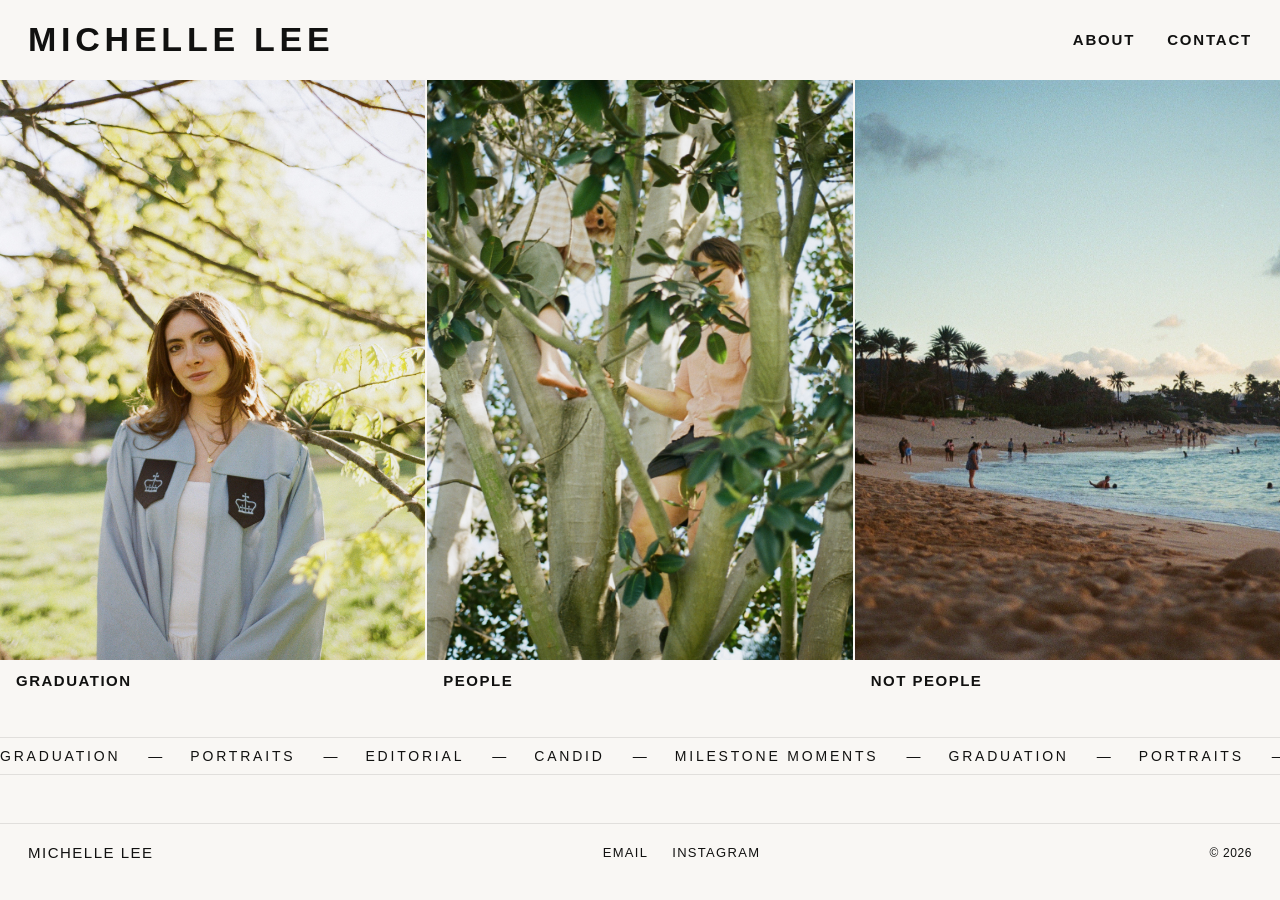
<file: index.html>
<!DOCTYPE html>
<html lang="en">
<head>
    <meta charset="UTF-8">
    <meta name="viewport" content="width=device-width, initial-scale=1.0">
    <title>Michelle Lee — Photography</title>
    <link rel="preconnect" href="https://fonts.googleapis.com">
    <link rel="preconnect" href="https://fonts.gstatic.com" crossorigin>
    <link href="https://fonts.googleapis.com/css2?family=Inter:wght@300;400;500;700&display=swap" rel="stylesheet">
    <link rel="stylesheet" href="css/style.css">
</head>
<body>

    <nav class="nav" id="nav">
        <a href="index.html" class="nav-logo">Michelle Lee</a>
        <ul class="nav-links">
            <li><a href="about.html">About</a></li>
            <li><a href="contact.html">Contact</a></li>
        </ul>
    </nav>

    <main>

        <section class="index" id="work">
            <a href="graduation.html" class="index-item">
                <div class="img-block">
                    <img src="images/graduation/grad-45.jpg" alt="Graduation">
                </div>
                <p class="index-label">Graduation</p>
            </a>
            <a href="people.html" class="index-item">
                <div class="img-block">
                    <img src="images/people/people-19.jpg" alt="People">
                </div>
                <p class="index-label">People</p>
            </a>
            <a href="other.html" class="index-item">
                <div class="img-block">
                    <img src="images/other/other-01.jpg" alt="Not People">
                </div>
                <p class="index-label">Not People</p>
            </a>
        </section>

        <div class="marquee" aria-hidden="true">
            <div class="marquee-track">
                <span>Graduation</span><span class="sep">—</span>
                <span>Portraits</span><span class="sep">—</span>
                <span>Editorial</span><span class="sep">—</span>
                <span>Candid</span><span class="sep">—</span>
                <span>Milestone Moments</span><span class="sep">—</span>
                <span>Graduation</span><span class="sep">—</span>
                <span>Portraits</span><span class="sep">—</span>
                <span>Editorial</span><span class="sep">—</span>
                <span>Candid</span><span class="sep">—</span>
                <span>Milestone Moments</span><span class="sep">—</span>
            </div>
        </div>

    </main>

    <footer class="footer" id="contact">
        <span class="footer-name">Michelle Lee</span>
        <div class="footer-links">
            <a href="mailto:michellesynlee@gmail.com">Email</a>
            <a href="https://www.instagram.com/michellesynlee" target="_blank" rel="noopener">Instagram</a>
        </div>
        <span class="footer-copy">© 2026</span>
    </footer>

    <script src="js/main.js"></script>
</body>
</html>
</file>
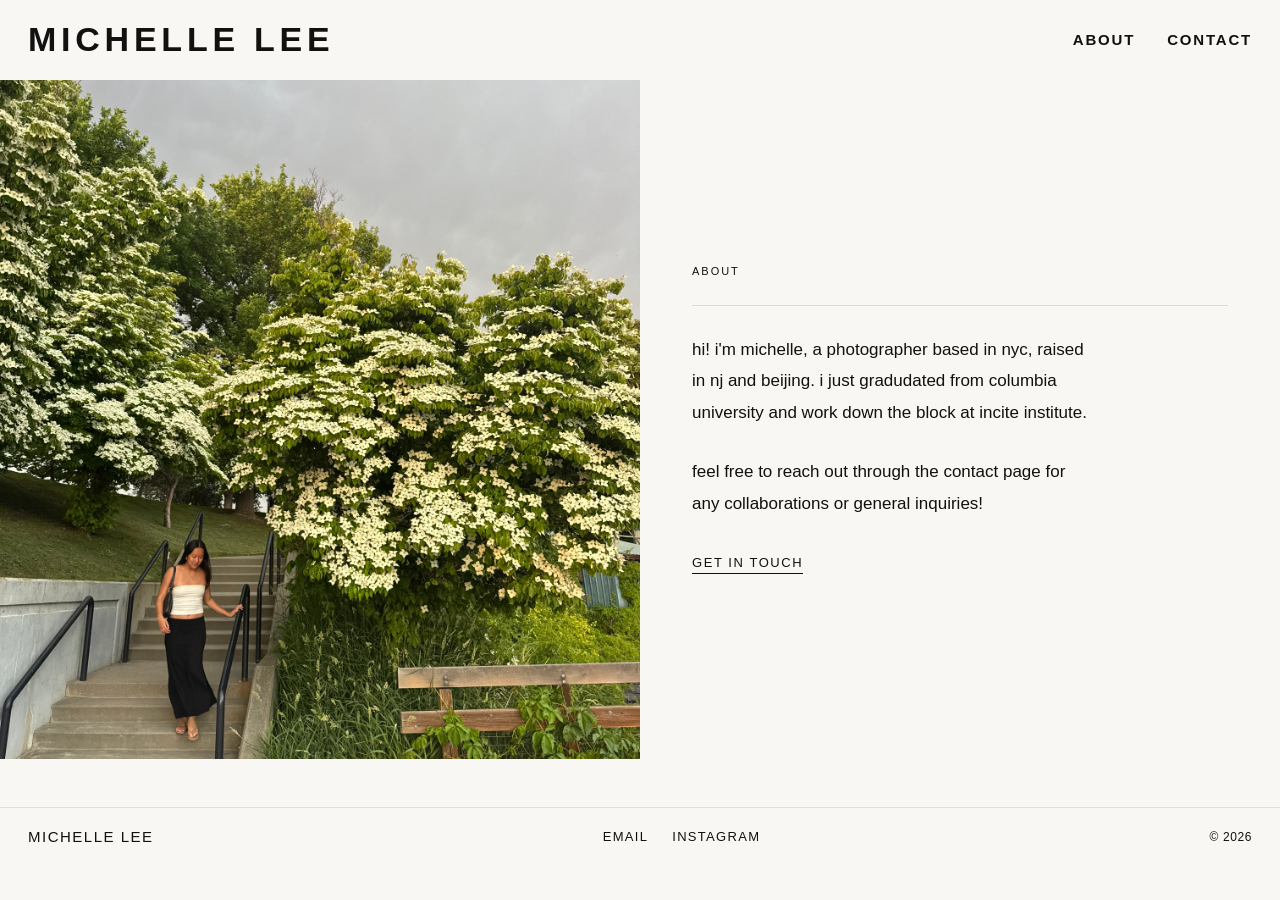
<file: about.html>
<!DOCTYPE html>
<html lang="en">
<head>
    <meta charset="UTF-8">
    <meta name="viewport" content="width=device-width, initial-scale=1.0">
    <title>About — Michelle Lee</title>
    <link rel="preconnect" href="https://fonts.googleapis.com">
    <link rel="preconnect" href="https://fonts.gstatic.com" crossorigin>
    <link href="https://fonts.googleapis.com/css2?family=Inter:wght@300;400;500;700&display=swap" rel="stylesheet">
    <link rel="stylesheet" href="css/style.css">
    <link rel="stylesheet" href="css/about.css">
</head>
<body>

    <nav class="nav" id="nav">
        <a href="index.html" class="nav-logo">Michelle Lee</a>
        <ul class="nav-links">
            <li><a href="about.html">About</a></li>
            <li><a href="contact.html">Contact</a></li>
        </ul>
    </nav>

    <main class="about-main">

        <div class="about-image">
            <img src="images/about/about-01.jpeg" alt="Michelle Lee" style="width:100%;height:100%;object-fit:cover;object-position:center 60%;display:block;">
        </div>

        <div class="about-body">
            <h1 class="about-title">About</h1>
            <p>
                hi! i'm michelle, a photographer based in nyc, raised in nj and beijing.
                i just gradudated from columbia university and work down the block at incite institute. 
            </p>
            <p>
                feel free to reach out through the contact page for any collaborations or general inquiries!
            </p>
            <a href="contact.html" class="about-cta">Get in touch</a>
        </div>

    </main>

    <footer class="footer" id="contact">
        <span class="footer-name">Michelle Lee</span>
        <div class="footer-links">
            <a href="mailto:michellesynlee@gmail.com">Email</a>
            <a href="https://www.instagram.com/michellesynlee" target="_blank" rel="noopener">Instagram</a>
        </div>
        <span class="footer-copy">© 2026</span>
    </footer>

    <script src="js/main.js"></script>
</body>
</html>
</file>
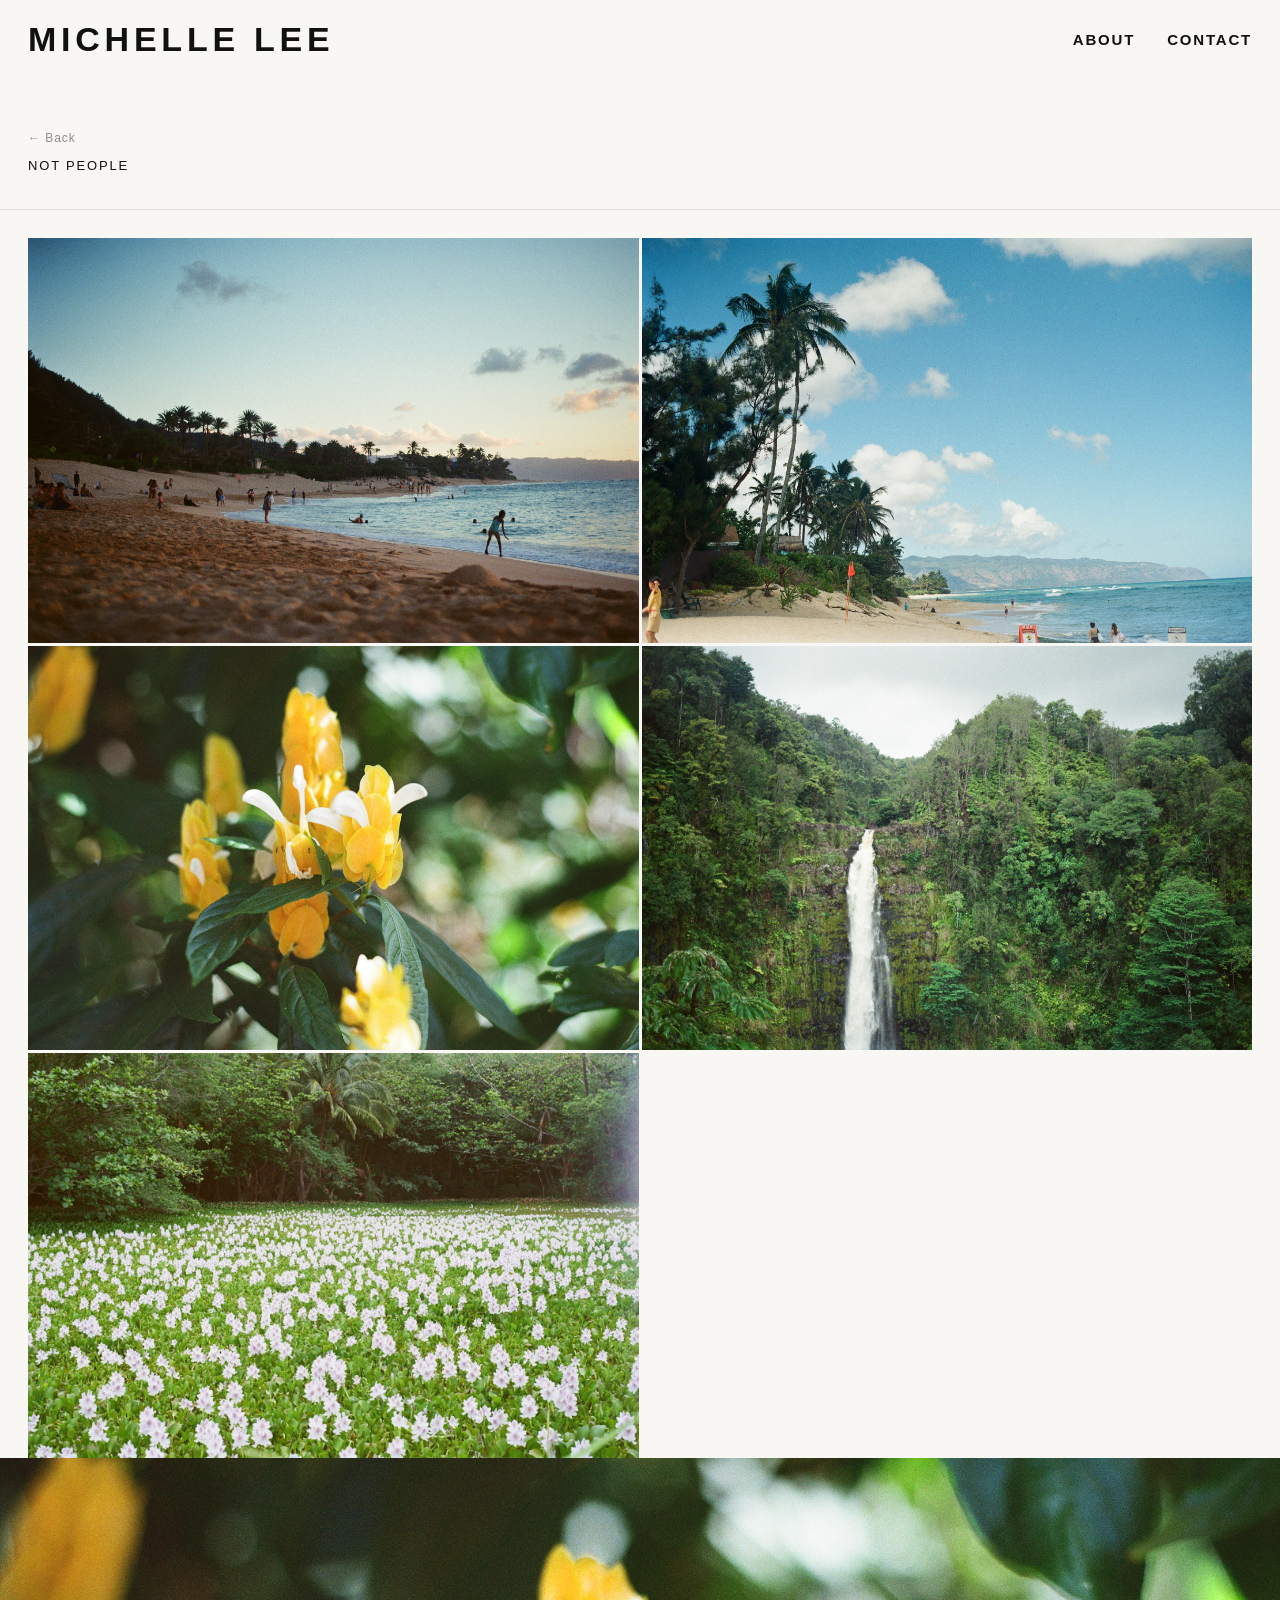
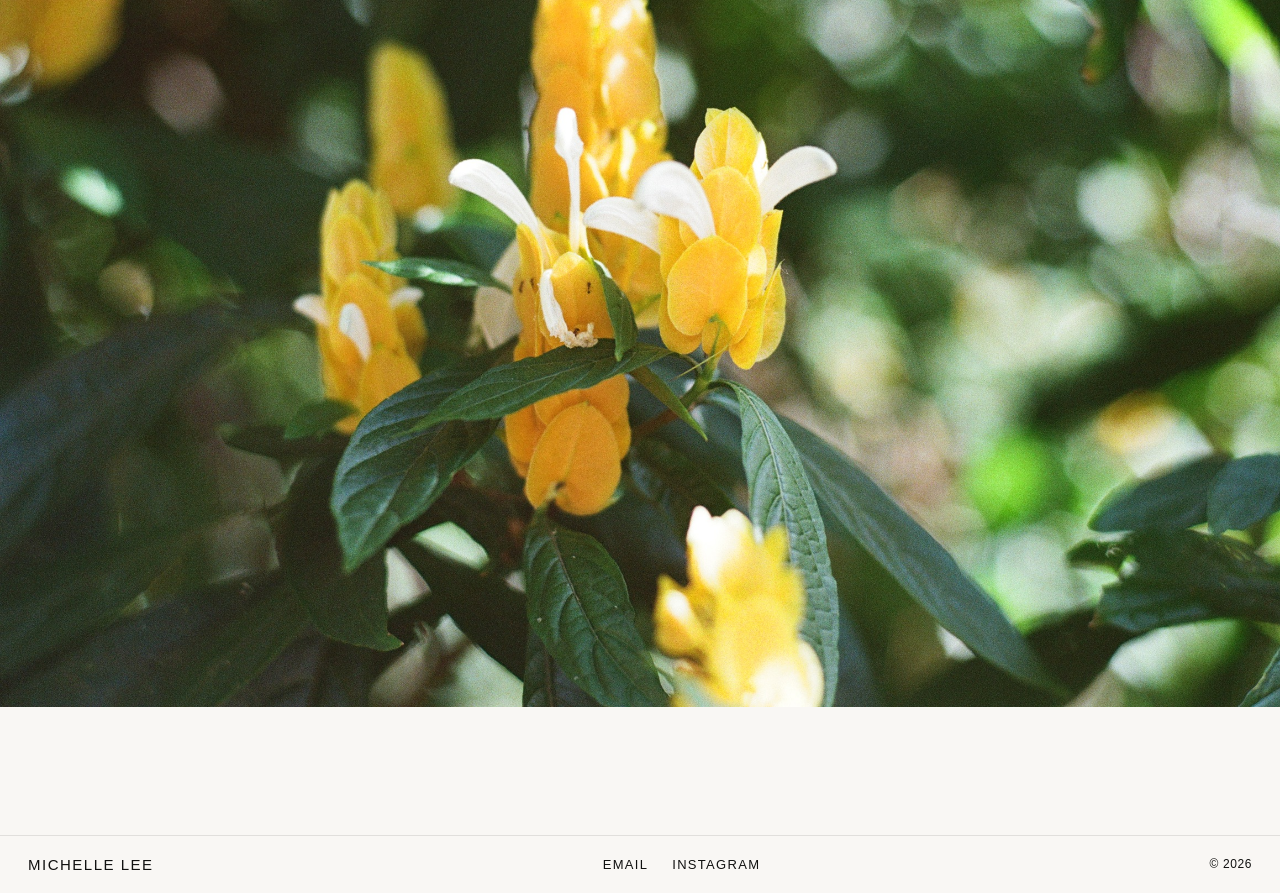
<file: other.html>
<!DOCTYPE html>
<html lang="en">
<head>
    <meta charset="UTF-8">
    <meta name="viewport" content="width=device-width, initial-scale=1.0">
    <title>Not People — Michelle Lee</title>
    <link rel="preconnect" href="https://fonts.googleapis.com">
    <link rel="preconnect" href="https://fonts.gstatic.com" crossorigin>
    <link href="https://fonts.googleapis.com/css2?family=Inter:wght@300;400;500;700&display=swap" rel="stylesheet">
    <link rel="stylesheet" href="css/style.css">
    <link rel="stylesheet" href="css/graduation.css">
</head>
<body>

    <nav class="nav" id="nav">
        <a href="index.html" class="nav-logo">Michelle Lee</a>
        <ul class="nav-links">
            <li><a href="about.html">About</a></li>
            <li><a href="contact.html">Contact</a></li>
        </ul>
    </nav>

    <main class="grad-main">

        <header class="grad-header">
            <p class="grad-back"><a href="index.html">← Back</a></p>
            <h1 class="grad-title">Not People</h1>
        </header>

        <div class="grad-grid">
            <div class="grad-col">
            <img src="images/other/other-01.jpg" alt="" width="2317" height="1536">
            <img src="images/other/other-02.jpg" alt="" width="2317" height="1536">
            <img src="images/other/other-05.jpg" alt="" width="3089" height="2048">
            </div>
            <div class="grad-col">
            <img src="images/other/other-03.jpg" alt="" width="2317" height="1536">
            <img src="images/other/other-04.jpg" alt="" width="2317" height="1536">
            </div>
        </div>
            <div class="grad-col">
                <img src="images/other/other-02.jpg" alt="" width="2317" height="1536">
            </div>
        </div>

    </main>

    <footer class="footer" id="contact">
        <span class="footer-name">Michelle Lee</span>
        <div class="footer-links">
            <a href="mailto:michellesynlee@gmail.com">Email</a>
            <a href="https://www.instagram.com/michellesynlee" target="_blank" rel="noopener">Instagram</a>
        </div>
        <span class="footer-copy">© 2026</span>
    </footer>

    <script src="js/main.js"></script>
</body>
</html>
</file>
<file: css/style.css>
/* ============================================================
   Michelle Lee Photography
   ============================================================ */

:root {
    --bg:    #F9F7F4;
    --ink:   #111110;
    --muted: #999896;
    --nav-h: 80px;

    --font: "Helvetica Neue", Helvetica, "Inter", Arial, sans-serif;
}

*, *::before, *::after { box-sizing: border-box; margin: 0; padding: 0; }
html { font-size: 16px; scroll-behavior: smooth; }
img  { display: block; max-width: 100%; }
a    { color: inherit; text-decoration: none; }
ul   { list-style: none; }

body {
    background: var(--bg);
    color: var(--ink);
    font-family: var(--font);
    font-weight: 300;
    -webkit-font-smoothing: antialiased;
}

/* ============================================================
   NAV
   ============================================================ */
.nav {
    position: fixed;
    inset: 0 0 auto 0;
    z-index: 100;
    height: var(--nav-h);
    display: flex;
    align-items: center;
    justify-content: space-between;
    padding: 0 28px;
    background: var(--bg);
    border-bottom: 1px solid transparent;
    transition: border-color 0.3s;
}

.nav.scrolled {
    border-color: rgba(17,17,16,0.1);
}

.nav-logo {
    font-size: 34px;
    font-weight: 700;
    letter-spacing: 0.14em;
    text-transform: uppercase;
}

.nav-links {
    display: flex;
    gap: 32px;
}

.nav-links a {
    font-size: 15px;
    font-weight: 700;
    letter-spacing: 0.12em;
    text-transform: uppercase;
    color: var(--ink);
    transition: opacity 0.2s;
}

.nav-links a:hover {
    opacity: 0.45;
}

/* ============================================================
   INDEX GRID
   ============================================================ */
main {
    padding-top: var(--nav-h);
}

.index {
    display: grid;
    grid-template-columns: repeat(3, 1fr);
    gap: 2px;
}

.index-item {
    display: block;
    cursor: pointer;
}

.img-block {
    width: 100%;
    height: calc(100svh - var(--nav-h) - 240px);
    overflow: hidden;
    transition: opacity 0.35s;
}

.index-item:hover .img-block {
    opacity: 0.85;
}

.img-block img {
    width: 100%;
    height: 100%;
    object-fit: cover;
    display: block;
}

/* placeholder colours — swap for real <img> tags */
.img-block--grad    { background: #D8D2CB; }
.img-block--portrait{ background: #CFC9C2; }
.img-block--other   { background: #C6C0B9; }

.index-label {
    padding: 12px 0 0 16px;
    font-size: 15px;
    font-weight: 700;
    letter-spacing: 0.1em;
    text-transform: uppercase;
    color: var(--ink);
}

/* ============================================================
   MARQUEE
   ============================================================ */
.marquee {
    margin-top: 48px;
    overflow: hidden;
    border-top: 1px solid rgba(17,17,16,0.1);
    border-bottom: 1px solid rgba(17,17,16,0.1);
    padding: 10px 0;
}

.marquee-track {
    display: flex;
    width: max-content;
    animation: marquee 30s linear infinite;
    will-change: transform;
}

.marquee-track span {
    font-size: 14px;
    font-weight: 500;
    letter-spacing: 0.2em;
    text-transform: uppercase;
    color: var(--ink);
    white-space: nowrap;
    margin-right: 28px;
}

.marquee-track .sep {
    letter-spacing: 0;
}

@keyframes marquee {
    from { transform: translateX(0) translateZ(0); }
    to   { transform: translateX(-50%) translateZ(0); }
}

/* ============================================================
   FOOTER
   ============================================================ */
.footer {
    display: flex;
    align-items: center;
    justify-content: space-between;
    padding: 20px 28px;
    margin-top: 48px;
    border-top: 1px solid rgba(17,17,16,0.1);
}

.footer-name {
    font-size: 15px;
    font-weight: 500;
    letter-spacing: 0.1em;
    text-transform: uppercase;
}

.footer-links {
    display: flex;
    gap: 24px;
}

.footer-links a {
    font-size: 13px;
    font-weight: 500;
    letter-spacing: 0.1em;
    text-transform: uppercase;
    color: var(--ink);
    transition: opacity 0.2s;
}

.footer-links a:hover {
    opacity: 0.45;
}

.footer-copy {
    font-size: 12px;
    color: var(--ink);
    letter-spacing: 0.05em;
}

/* ============================================================
   RESPONSIVE
   ============================================================ */
@media (max-width: 768px) {
    :root { --nav-h: 60px; }

    .nav { padding: 0 16px; }
    .nav-logo { font-size: 18px; letter-spacing: 0.1em; }
    .nav-links { gap: 18px; }
    .nav-links a { font-size: 11px; }

    .index {
        grid-template-columns: 1fr;
        gap: 2px;
    }

    .img-block {
        height: auto;
        aspect-ratio: 4 / 3;
    }

    .index-label { font-size: 13px; padding-left: 12px; }

    .marquee { margin-top: 24px; }
    .marquee-track span { font-size: 11px; margin-right: 18px; }

    .footer {
        flex-wrap: wrap;
        gap: 10px;
        padding: 16px;
        margin-top: 24px;
    }
    .footer-name { font-size: 13px; }
    .footer-links a { font-size: 11px; }
    .footer-copy { width: 100%; font-size: 11px; }
}
</file>
<file: css/about.css>
/* ============================================================
   About & Contact pages
   ============================================================ */

.about-main {
    padding-top: var(--nav-h);
    display: grid;
    grid-template-columns: 1fr 1fr;
    height: calc(100svh - var(--nav-h) - 61px);
}

.about-image {
    position: relative;
    overflow: hidden;
}

.about-img-placeholder {
    position: absolute;
    inset: 0;
    background: #D4CEC8;
}

.about-img-placeholder img,
.about-image img {
    width: 100%;
    height: 100%;
    object-fit: cover;
    display: block;
}

.about-body {
    padding: 64px 52px;
    display: flex;
    flex-direction: column;
    justify-content: center;
    gap: 28px;
}

.about-title {
    font-size: 11px;
    font-weight: 500;
    letter-spacing: 0.18em;
    text-transform: uppercase;
    padding-bottom: 28px;
    border-bottom: 1px solid rgba(17,17,16,0.12);
}

.about-body p {
    font-size: 17px;
    font-weight: 300;
    line-height: 1.85;
    color: var(--ink);
    max-width: 42ch;
}

.about-cta {
    display: inline-block;
    font-size: 13px;
    font-weight: 500;
    letter-spacing: 0.12em;
    text-transform: uppercase;
    border-bottom: 1px solid var(--ink);
    padding-bottom: 3px;
    width: fit-content;
    margin-top: 8px;
    transition: opacity 0.2s;
}

.about-cta:hover { opacity: 0.45; }

/* ============================================================
   Contact page
   ============================================================ */
.contact-page {
    padding-top: var(--nav-h);
    display: grid;
    grid-template-columns: 1fr 1fr;
    height: calc(100svh - var(--nav-h) - 61px);
}

.contact-left {
    padding: 72px 52px;
    display: flex;
    flex-direction: column;
    justify-content: center;
    gap: 36px;
    border-right: 1px solid rgba(17,17,16,0.1);
}

.contact-intro {
    font-size: 20px;
    font-weight: 300;
    line-height: 1.7;
    color: var(--ink);
}

.contact-links {
    display: flex;
    flex-direction: column;
    gap: 16px;
}

.contact-links a {
    font-size: 16px;
    font-weight: 500;
    letter-spacing: 0.04em;
    border-bottom: 1px solid var(--ink);
    padding-bottom: 4px;
    width: fit-content;
    transition: opacity 0.2s;
}

.contact-links a:hover { opacity: 0.45; }

.contact-or {
    font-size: 13px;
    font-weight: 300;
    letter-spacing: 0.06em;
    color: var(--muted);
}

.contact-right {
    display: flex;
    flex-direction: column;
    gap: 3px;
    overflow: hidden;
    min-height: 0;
}

.contact-photo-slot {
    flex: 1;
    min-height: 0;
    background: #D4CEC8;
    width: 100%;
    object-fit: cover;
    display: block;
}

/* --- Responsive --------------------------------------------- */
@media (max-width: 768px) {
    .about-main {
        grid-template-columns: 1fr;
        height: auto;
    }

    .about-image {
        min-height: 75vw;
    }

    .about-body {
        padding: 36px 20px 48px;
        gap: 20px;
    }

    .about-body p {
        font-size: 15px;
        max-width: 100%;
    }

    .about-title {
        padding-bottom: 20px;
    }

    .contact-page {
        grid-template-columns: 1fr;
        height: auto;
    }

    .contact-left {
        padding: 40px 20px;
        border-right: none;
        border-bottom: 1px solid rgba(17,17,16,0.1);
        gap: 24px;
    }

    .contact-intro {
        font-size: 17px;
    }

    .contact-links a {
        font-size: 14px;
    }

    .contact-right {
        flex-direction: row;
        height: 60vw;
    }
}
</file>
<file: css/graduation.css>
/* ============================================================
   Graduation page
   ============================================================ */

.grad-main {
    padding-top: var(--nav-h);
    padding-bottom: 80px;
}

/* --- Header ------------------------------------------------- */
.grad-header {
    padding: 48px 28px 36px;
    border-bottom: 1px solid rgba(17,17,16,0.1);
    margin-bottom: 28px;
}

.grad-back a {
    font-size: 12px;
    font-weight: 400;
    letter-spacing: 0.08em;
    color: var(--ink);
    opacity: 0.45;
    text-decoration: none;
    transition: opacity 0.2s;
}

.grad-back a:hover {
    opacity: 1;
}

.grad-title {
    margin-top: 12px;
    font-size: 13px;
    font-weight: 400;
    letter-spacing: 0.14em;
    text-transform: uppercase;
}

/* --- Two-column grid ---------------------------------------- */
.grad-grid {
    display: flex;
    align-items: flex-start;
    gap: 3px;
    padding: 0 28px;
}

.grad-col {
    flex: 1;
    min-width: 0;
    display: flex;
    flex-direction: column;
    gap: 3px;
}

.grad-col img {
    display: block;
    width: 100%;
    height: auto;
}

/* --- Responsive --------------------------------------------- */
@media (max-width: 768px) {
    .grad-header {
        padding: 32px 16px 20px;
    }

    .grad-grid {
        flex-direction: column;
        padding: 0 12px;
        gap: 2px;
    }

    .grad-col {
        flex: none;
        width: 100%;
        gap: 2px;
    }
}
</file>
